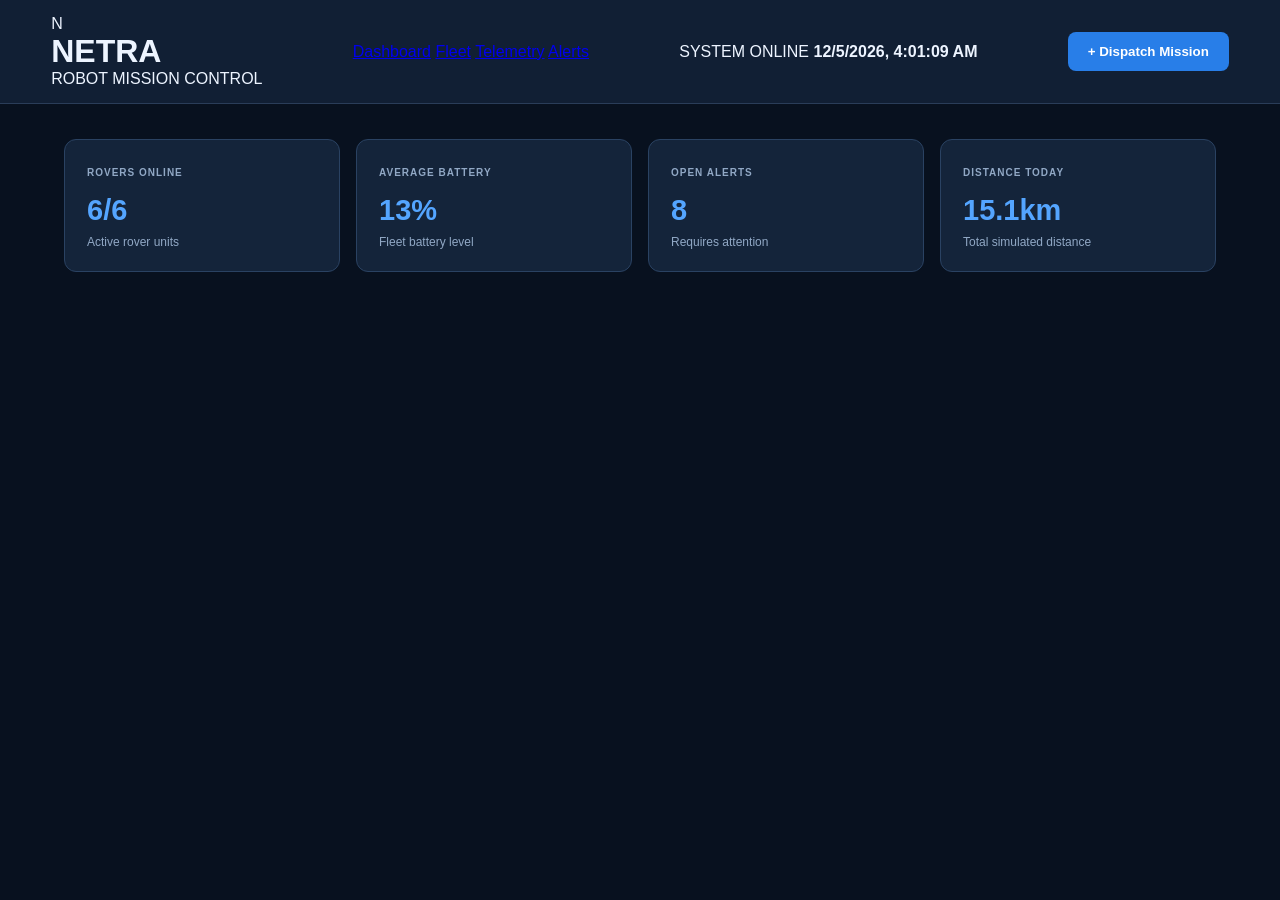
<file: index.html>
<!DOCTYPE html>
<html lang="en">
<head>
    <meta charset="UTF-8">
    <meta name="viewport" content="width=device-width, initial-scale=1.0">
    <title>NETRA Robot Monitoring System</title>
    <link rel="stylesheet" href="style.css">
    <script src="script.js"></script>

</head>
<body>

    <header class="topbar">
        <div class="brand">
            <div class="brand-logo">
                N
            </div><div>

              <h1>NETRA</h1>
            <p>ROBOT MISSION CONTROL</p>
            </div>
            
        </div>
       <nav>
        <a href="#dashboard">Dashboard</a>
        <a href="#fleet">Fleet</a>
        <a href="#telemetry">Telemetry</a>
        <a href="#alerts">Alerts</a>
       </nav>
       <div class="header-right">
        <span class="online-dot"></span>
        <span>SYSTEM ONLINE</span>
        <strong id="clock">--:--:--</strong>
       </div>
       <button id="dispatch-open" type="button" >+ Dispatch Mission</button>
    </header>
    <main class="page">
      <section class="kpi-grid">
      <article class="kpi-card">
          <span>
            ROVERS ONLINE
          </span>
          <h2>6/6</h2>
          <p>Active rover units</p>
        </article>
        <article class="kpi-card">
          <span>
           AVERAGE BATTERY
          </span>
          <h2>13%</h2>
          <p>Fleet battery level</p>
        </article>
        <article class="kpi-card">
          <span>
            OPEN ALERTS
          </span>
          <h2>8</h2>
          <p>Requires attention</p>
        </article>
         <article class="kpi-card">
          <span>
            DISTANCE TODAY
          </span>
          <h2>15.1km</h2>
          <p>Total simulated distance</p>
        </article>
      </section>
        
    </main>
    
</body>
</html>
</file>
<file: style.css>
*{
    box-sizing: border-box;
    margin: 0;
    padding: 0;
}
html{
    scroll-behavior: smooth;
}
body{
    background: #08111f;
    color:#edf4ff;
    font-family: Arial, sans-serif;
    min-height: 100vh;
}
button{
    background: #287ee8;
    border: 0;
    color: white;
    padding: 12px 20px;
    border-radius: 8px;
    cursor: pointer;
    font-weight: bold;
}
button:hover {
    background-color: #1765c3;
}
.topbar {
    min-height: 82px;
    display: flex;
    align-items: center;
    justify-content: space-between;
    gap: 20px;
    padding: 15px 4%;
    background: #111f34;
    border-bottom: 1px solid #2a3d59;
}
.page{
    padding: 35px 5%;
}
.page p{
    color:#91a8c5;

}
.kpi-grid {
    display: grid;
    grid-template-columns: repeat(4,1fr);
    gap: 16px;
    margin-bottom: 30px;
}
.kpi-card,.panel{
    background: #14243a;
    border: 1px solid #2a4262;
    border-radius: 12px;
}
.kpi-card{
    padding: 22px;
    transition: 0.2s;
}
.kpi-card:hover{
    border-color: #438cff;
    transform: translateY(-3px);
}
.kpi-card span{
    color: #91a8c5;
    font-size: 10px;
    letter-spacing: 1px;
    font-weight: bold;
}
.kpi-card h2{
    color: #54a5ff;
    font-size: 29px;
    margin: 14px 0px 8px;

}
.kpi-card p{
    color: #91a8c5;
    font-size: 12px;
}
</file>
